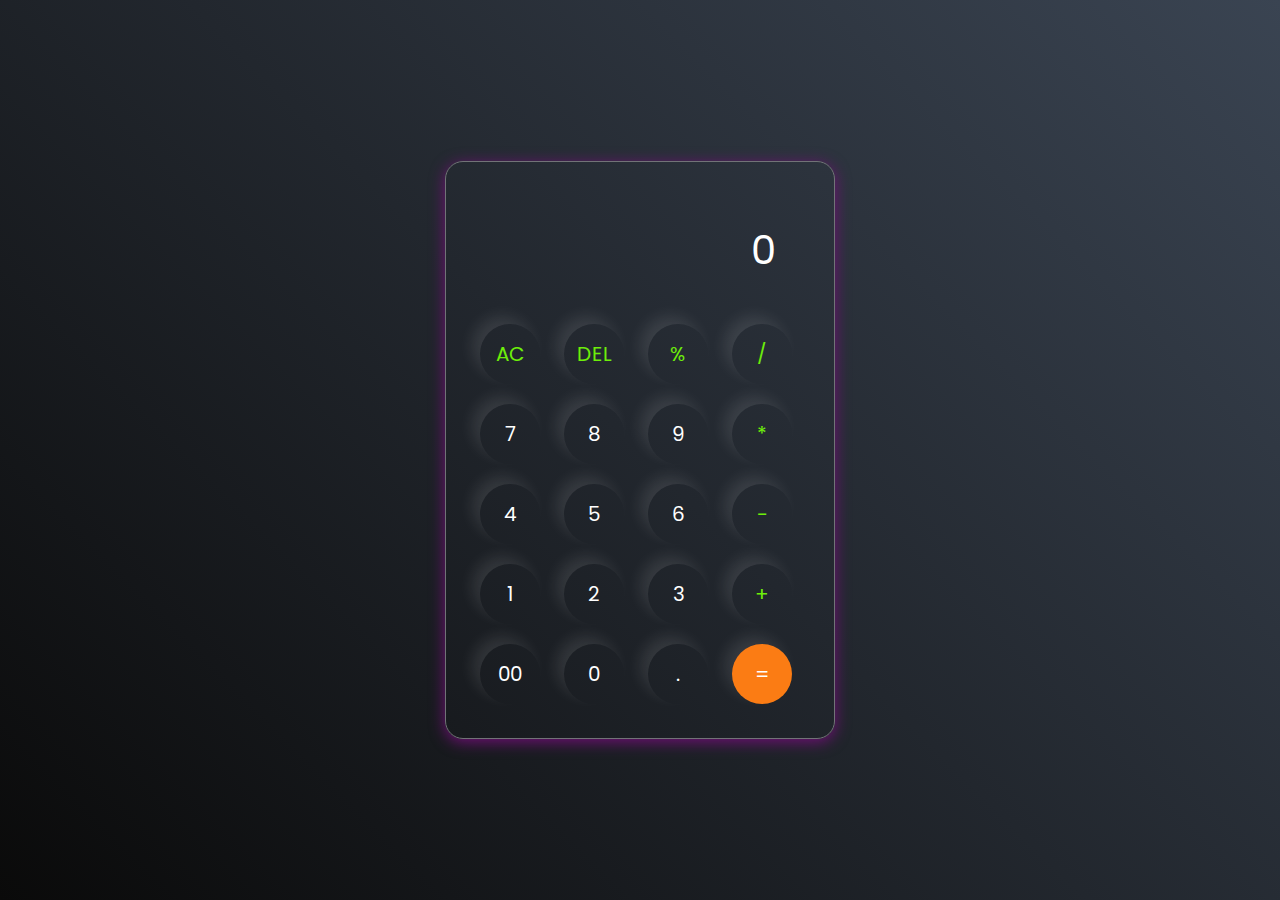
<file: calculator/index.html>
<!DOCTYPE html>
<html lang="en">
  <head>
    <meta charset="UTF-8" />
    <meta http-equiv="X-UA-Compatible" content="IE=edge" />
    <meta name="viewport" content="width=device-width, initial-scale=1.0" />
    <link rel="stylesheet" href="style.css" />
    <title>Calculator</title>
  </head>
  <body>
    <div class="container">
      <div class="calculator">
        <input type="text" id="inputBox" placeholder="0" />
        <div>
          <button class="button operator">AC</button>
          <button class="button operator">DEL</button>
          <button class="button operator">%</button>
          <button class="button operator">/</button>
        </div>
        <div>
          <button class="button">7</button>
          <button class="button">8</button>
          <button class="button">9</button>
          <button class="button operator">*</button>
        </div>
        <div>
          <button class="button">4</button>
          <button class="button">5</button>
          <button class="button">6</button>
          <button class="button operator">-</button>
        </div>
        <div>
          <button class="button">1</button>
          <button class="button">2</button>
          <button class="button">3</button>
          <button class="button operator">+</button>
        </div>

        <div>
          <button class="button">00</button>
          <button class="button">0</button>
          <button class="button">.</button>
          <button class="button equalBtn">=</button>
        </div>
      </div>
    </div>

    <script src="script.js"></script>
  </body>
</html>
</file>
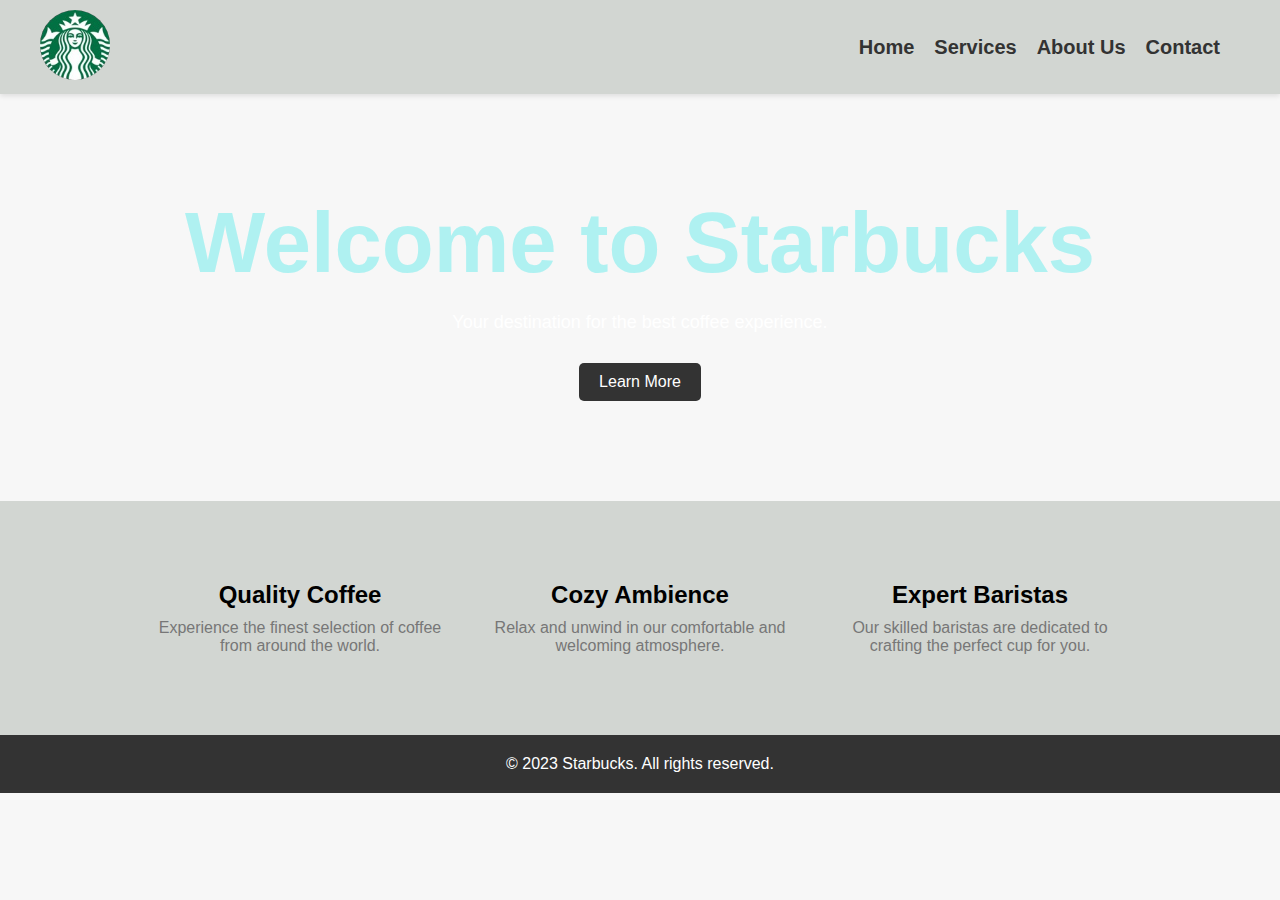
<file: Landing Page/index.html>
<!DOCTYPE html>
<html lang="en">
<head>
    <meta charset="UTF-8">
    <meta name="viewport" content="width=device-width, initial-scale=1.0">
    <link rel="stylesheet" href="style.css">
    <title>Stabacuks - Home</title>
</head>
<body>
    <header>
        <nav>
            <div class="logo">
                <img src="p2/logo.png" alt="Stabacuks Logo">
            </div>
            <ul class="nav-links">
                <li><a href="#">Home</a></li>
                <li><a href="#">Services</a></li>
                <li><a href="#">About Us</a></li>
                <li><a href="#">Contact</a></li>
            </ul>
        </nav>
    </header>
    
    <section class="hero">
        <h1>Welcome to Starbucks</h1>
        <p>Your destination for the best coffee experience.</p>
        <a href="#" class="cta-button">Learn More</a>
    </section>
    
    <section class="features">
        <div class="feature">
            <h2>Quality Coffee</h2>
            <p>Experience the finest selection of coffee from around the world.</p>
        </div>
        <div class="feature">
            <h2>Cozy Ambience</h2>
            <p>Relax and unwind in our comfortable and welcoming atmosphere.</p>
        </div>
        <div class="feature">
            <h2>Expert Baristas</h2>
            <p>Our skilled baristas are dedicated to crafting the perfect cup for you.</p>
        </div>
    </section>
    
    <footer>
        <p>&copy; 2023 Starbucks. All rights reserved.</p>
    </footer>
</body>
</html>
</file>
<file: calculator/style.css>
@import url('https://fonts.googleapis.com/css2?family=Poppins:wght@500&display=swap');

*{
    margin: 0;
    padding: 0;
    box-sizing: border-box;
    font-family: 'Poppins', sans-serif;
}

body{
    width: 100%;
    height: 100vh;
    display: flex;
    justify-content: center;
    align-items: center;
    background: linear-gradient(45deg, #0a0a0a, #3a4452);
}

.calculator{
    border: 1px solid #717377;
    padding: 24px;
    border-radius: 18px;
    background: transparent;
    box-shadow: 0px 3px 15px rgba(112, 15, 119, 1);

}

input{
    width: 320px;
    border: none;
    padding: 24px;
    margin: 10px;
    background: transparent;
    box-shadow: 0px 3px 15px rgbs(84, 84, 84, 0.1);
    font-size: 40px;
    text-align: right;
    cursor: pointer;
    color: #ffffff;
}

input::placeholder{
    color: #ffffff;
}

button{
    border: none;
    width: 60px;
    height: 60px;
    margin: 10px;
    border-radius: 50%;
    background: transparent;
    color: #ffffff;
    font-size: 20px;
    box-shadow: -8px -8px 15px rgba(255, 255, 255, 0.1);
    cursor: pointer;
}

.equalBtn{
    background-color: #fb7c14;
}

.operator{
    color: #6dee0a;
}
</file>
<file: Landing Page/style.css>
/* Reset default margin and padding */
body, h1, h2, p {
    margin: 0;
    padding: 0;
}

/* Global styles */
body {
    font-family: Arial, sans-serif;
    background-color: #f7f7f7;
}

/* Header styles */
header {
    background-color: #d2d6d2;
    box-shadow: 0px 2px 5px rgba(0, 0, 0, 0.1);
    padding: 10px 0;
    
}

nav {
    display: flex;
    justify-content: space-between;
    align-items: center;
    max-width: 1200px;
    margin: 0 auto;
    padding: 0 20px;
}

.logo img {
    height: 70px;
    border-radius: 50%;
}

.nav-links {
    list-style: none;
    display: flex;
}

.nav-links li {
    margin-right: 20px;
}

.nav-links a {
    text-decoration: none;
    color: #333;
    font-weight: bold;
    font-size: 20px;
}

/* Hero section styles */
.hero {
    text-align: center;
    padding: 100px 0;
    background: url(https://wallpaperaccess.com/full/279547.jpg);
    background-repeat: no-repeat;
    background-attachment: fixed;  
     background-size: cover;

    
}

.hero h1 {
    font-size: 85px;
    margin-bottom: 20px;
    color: rgb(175, 241, 241);
}

.hero p {
    font-size: 18px;
    color: #fff;
    margin-bottom: 30px;
}

.cta-button {
    display: inline-block;
    padding: 10px 20px;
    background-color: #333;
    color: #fff;
    text-decoration: none;
    border-radius: 5px;
    transition: background-color 0.3s;
}

.cta-button:hover {
    background-color: #555;
}

/* Features section styles */
.features {
    display: flex;
    justify-content: center;
    padding: 80px 0;
    background-color: #d2d6d2;
}

.feature {
    text-align: center;
    max-width: 300px;
    margin: 0 20px;
}

.feature h2 {
    font-size: 24px;
    margin-bottom: 10px;
}

.feature p {
    font-size: 16px;
    color: #777;
}

/* Footer styles */
footer {
    text-align: center;
    padding: 20px;
    background-color: #333;
    color: #fff;
}
</file>
